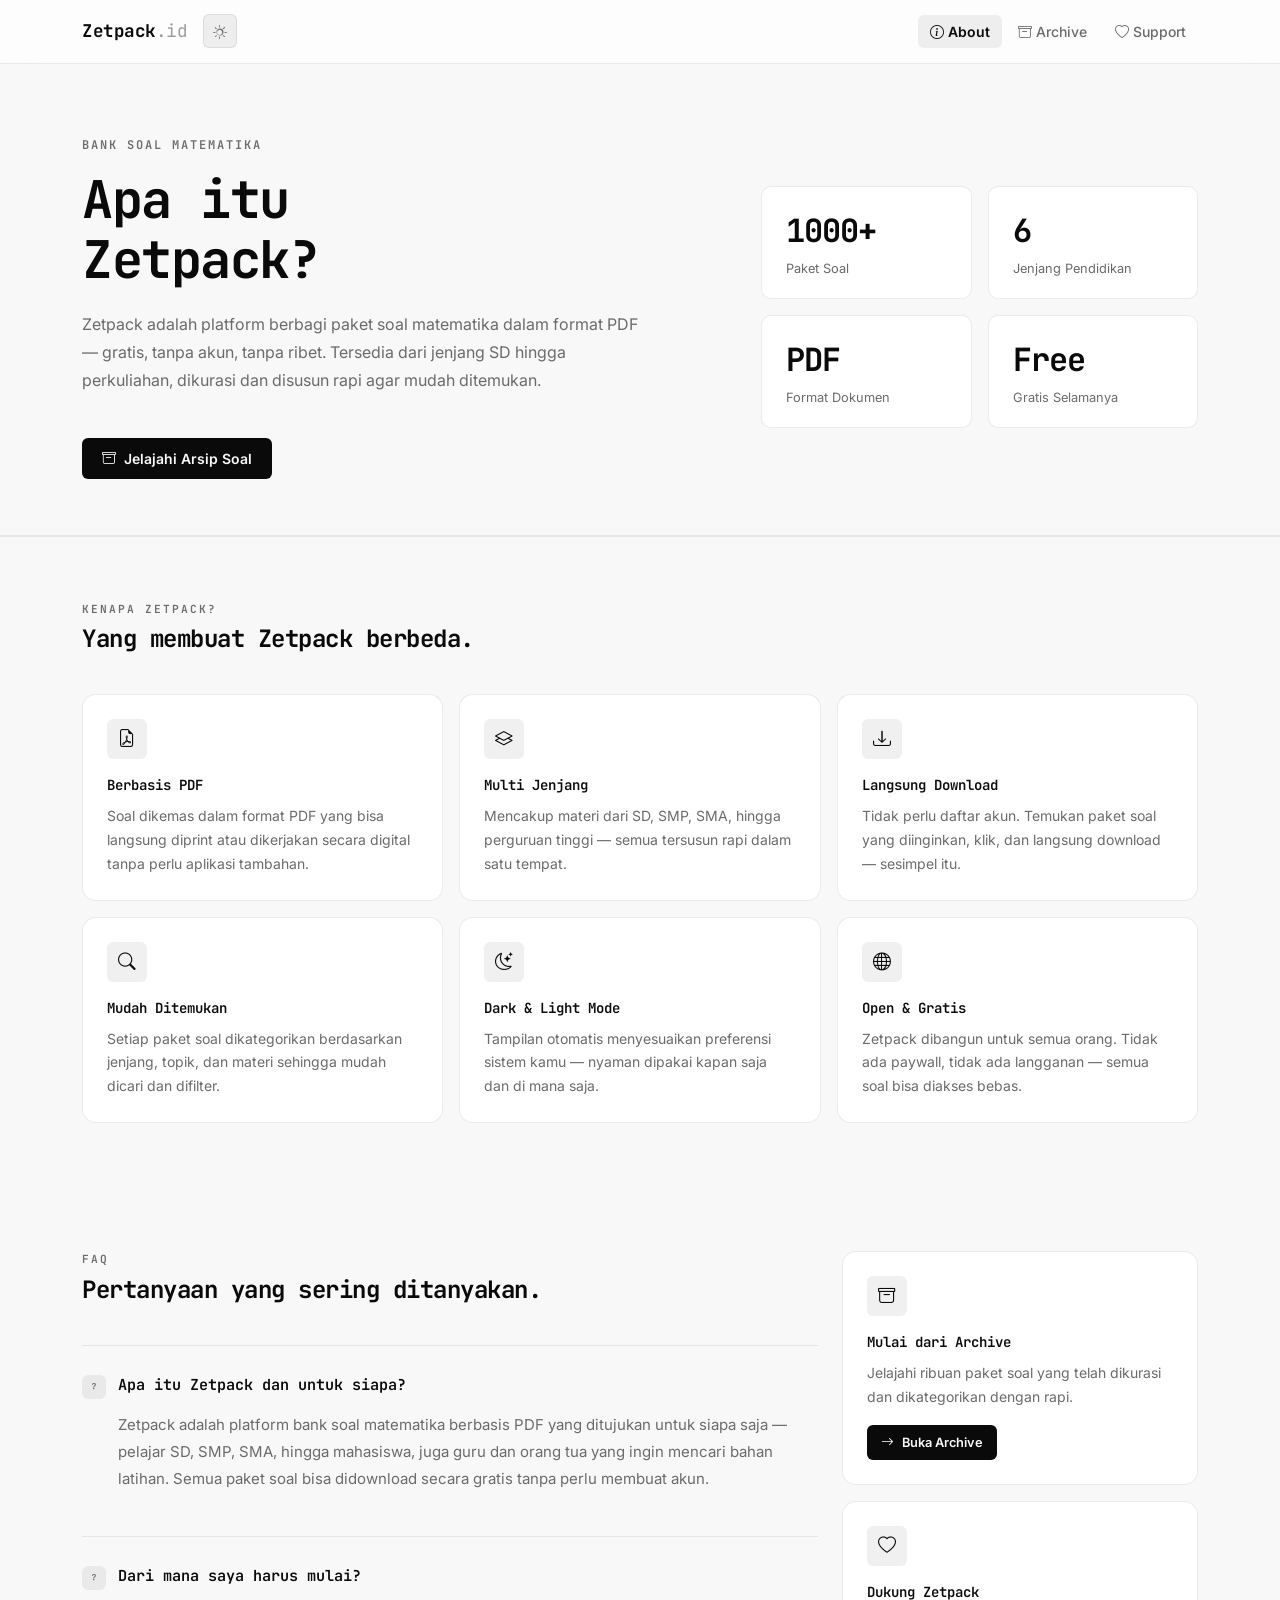
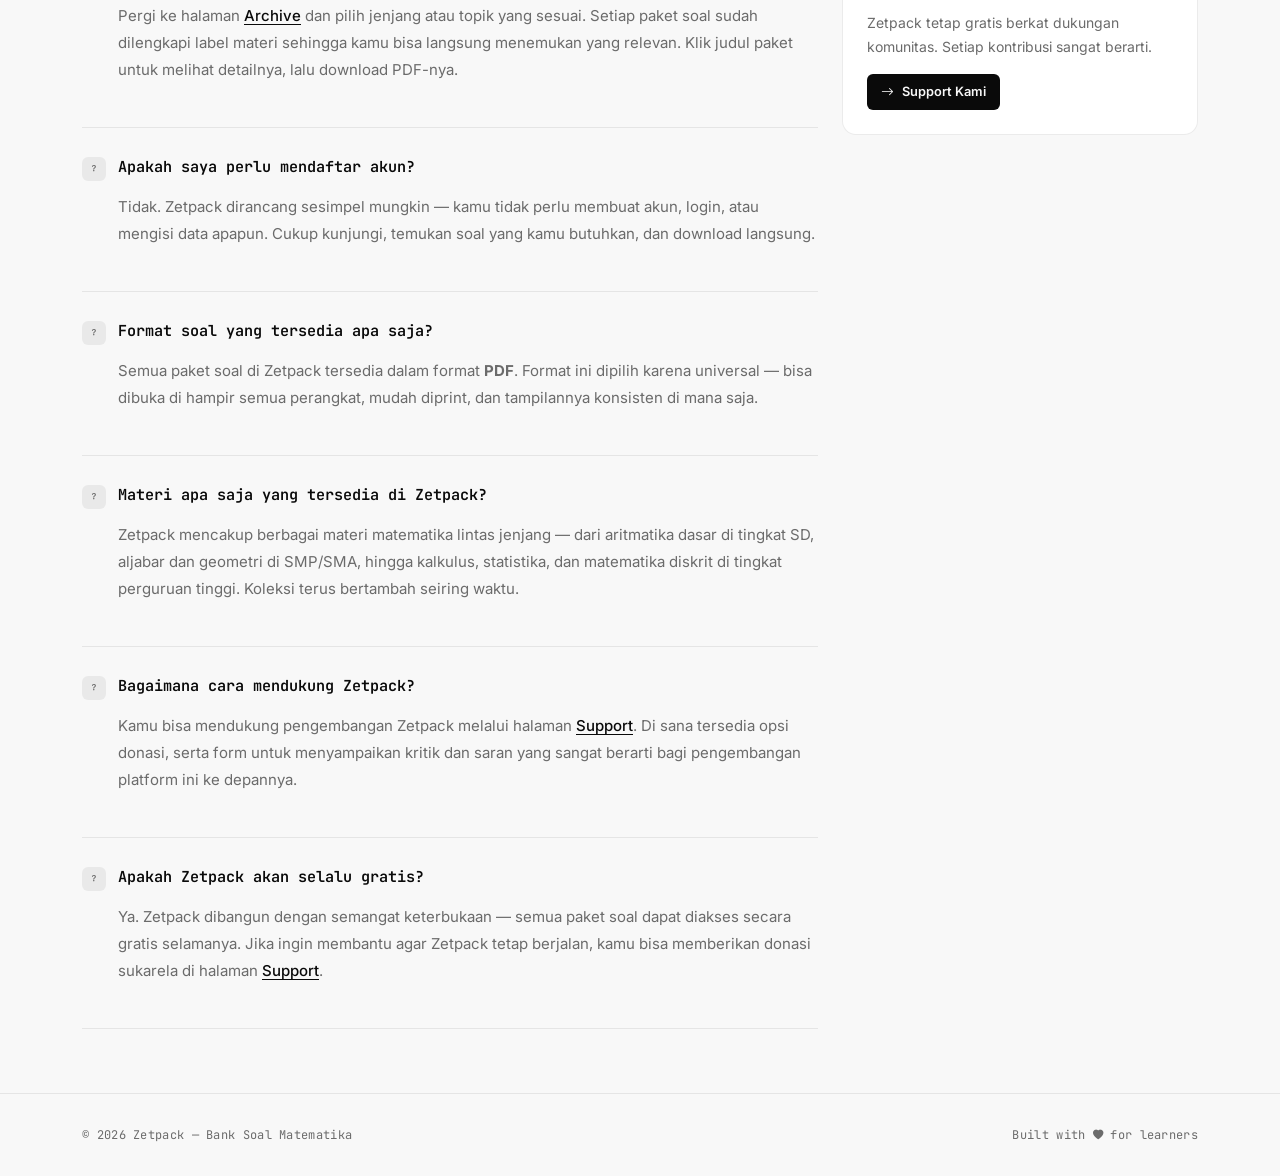
<file: index.html>
<!DOCTYPE html>
<html lang="id" data-bs-theme="auto">
<head>
  <meta charset="UTF-8" />
  <meta name="viewport" content="width=device-width, initial-scale=1.0" />
  <title>Zetpack — About</title>

  <!-- Google Fonts -->
  <link rel="preconnect" href="https://fonts.googleapis.com" />
  <link rel="preconnect" href="https://fonts.gstatic.com" crossorigin />
  <link href="https://fonts.googleapis.com/css2?family=Inter:wght@400;500;600&family=JetBrains+Mono:wght@400;600;700&display=swap" rel="stylesheet" />

  <!-- Bootstrap 5 -->
  <link rel="stylesheet" href="lib/bootstrap-5.3.8-dist/css/bootstrap.min.css" />

  <!-- Bootstrap Icons -->
  <link rel="stylesheet" href="assets/icons/bootstrap-icons-1.13.1/bootstrap-icons.min.css" />

  <!-- Global CSS -->
  <link rel="stylesheet" href="css/global.css" />

  <!-- Page CSS -->
  <link rel="stylesheet" href="css/index.css" />
</head>
<body>

  <!-- ════════════════════════════ NAVBAR ════════════════════════════ -->
  <nav class="navbar navbar-expand-md navbar-zetpack fixed-top">
    <div class="container">
      <!-- Brand -->
      <a class="navbar-brand navbar-brand-text" href="index.html">
        Zetpack<span>.id</span>
      </a>

      <div class="d-flex align-items-center gap-2 ms-auto">
        <!-- Theme Toggle -->
        <button class="theme-toggle" id="themeToggle" title="Toggle theme">
          <i class="bi bi-sun" id="themeIcon"></i>
        </button>

        <!-- Hamburger -->
        <button class="navbar-toggler border-0" type="button" data-bs-toggle="collapse" data-bs-target="#navMenu">
          <i class="bi bi-list fs-5" style="color: var(--text-primary);"></i>
        </button>
      </div>

      <!-- Nav Links -->
      <div class="collapse navbar-collapse" id="navMenu">
        <ul class="navbar-nav ms-auto align-items-md-center gap-1">
          <li class="nav-item">
            <a class="nav-link nav-link-zetpack active" href="index.html">
              <i class="bi bi-info-circle me-1"></i>About
            </a>
          </li>
          <li class="nav-item">
            <a class="nav-link nav-link-zetpack" href="archive.html">
              <i class="bi bi-archive me-1"></i>Archive
            </a>
          </li>
          <li class="nav-item">
            <a class="nav-link nav-link-zetpack" href="support.html">
              <i class="bi bi-heart me-1"></i>Support
            </a>
          </li>
        </ul>
      </div>
    </div>
  </nav>

  <!-- ════════════════════════════ HERO ════════════════════════════ -->
  <section class="hero-section">
    <div class="container">
      <div class="row align-items-center g-5">
        <div class="col-lg-7">
          <p class="hero-eyebrow">Bank Soal Matematika</p>
          <h1 class="hero-title">Apa itu<br/>Zetpack?</h1>
          <p class="hero-desc">
            Zetpack adalah platform berbagi paket soal matematika dalam format PDF — gratis, tanpa akun, tanpa ribet.
            Tersedia dari jenjang SD hingga perkuliahan, dikurasi dan disusun rapi agar mudah ditemukan.
          </p>
          <a href="archive.html" class="hero-cta">
            <i class="bi bi-archive"></i> Jelajahi Arsip Soal
          </a>
        </div>
        <div class="col-lg-5">
          <div class="row g-3">
            <div class="col-6">
              <div class="hero-stat-box">
                <span class="hero-stat-number">1000+</span>
                <span class="hero-stat-label">Paket Soal</span>
              </div>
            </div>
            <div class="col-6">
              <div class="hero-stat-box">
                <span class="hero-stat-number">6</span>
                <span class="hero-stat-label">Jenjang Pendidikan</span>
              </div>
            </div>
            <div class="col-6">
              <div class="hero-stat-box">
                <span class="hero-stat-number">PDF</span>
                <span class="hero-stat-label">Format Dokumen</span>
              </div>
            </div>
            <div class="col-6">
              <div class="hero-stat-box">
                <span class="hero-stat-number">Free</span>
                <span class="hero-stat-label">Gratis Selamanya</span>
              </div>
            </div>
          </div>
        </div>
      </div>
    </div>
  </section>

  <!-- ════════════════════════════ FEATURES ════════════════════════════ -->
  <section class="feature-section">
    <div class="container">
      <p class="section-label">Kenapa Zetpack?</p>
      <h2 class="section-title">Yang membuat Zetpack berbeda.</h2>
      <div class="row g-3">
        <div class="col-md-4">
          <div class="feature-card">
            <div class="feature-icon"><i class="bi bi-file-earmark-pdf"></i></div>
            <p class="feature-title">Berbasis PDF</p>
            <p class="feature-desc">Soal dikemas dalam format PDF yang bisa langsung diprint atau dikerjakan secara digital tanpa perlu aplikasi tambahan.</p>
          </div>
        </div>
        <div class="col-md-4">
          <div class="feature-card">
            <div class="feature-icon"><i class="bi bi-layers"></i></div>
            <p class="feature-title">Multi Jenjang</p>
            <p class="feature-desc">Mencakup materi dari SD, SMP, SMA, hingga perguruan tinggi — semua tersusun rapi dalam satu tempat.</p>
          </div>
        </div>
        <div class="col-md-4">
          <div class="feature-card">
            <div class="feature-icon"><i class="bi bi-download"></i></div>
            <p class="feature-title">Langsung Download</p>
            <p class="feature-desc">Tidak perlu daftar akun. Temukan paket soal yang diinginkan, klik, dan langsung download — sesimpel itu.</p>
          </div>
        </div>
        <div class="col-md-4">
          <div class="feature-card">
            <div class="feature-icon"><i class="bi bi-search"></i></div>
            <p class="feature-title">Mudah Ditemukan</p>
            <p class="feature-desc">Setiap paket soal dikategorikan berdasarkan jenjang, topik, dan materi sehingga mudah dicari dan difilter.</p>
          </div>
        </div>
        <div class="col-md-4">
          <div class="feature-card">
            <div class="feature-icon"><i class="bi bi-moon-stars"></i></div>
            <p class="feature-title">Dark & Light Mode</p>
            <p class="feature-desc">Tampilan otomatis menyesuaikan preferensi sistem kamu — nyaman dipakai kapan saja dan di mana saja.</p>
          </div>
        </div>
        <div class="col-md-4">
          <div class="feature-card">
            <div class="feature-icon"><i class="bi bi-globe"></i></div>
            <p class="feature-title">Open & Gratis</p>
            <p class="feature-desc">Zetpack dibangun untuk semua orang. Tidak ada paywall, tidak ada langganan — semua soal bisa diakses bebas.</p>
          </div>
        </div>
      </div>
    </div>
  </section>

  <!-- ════════════════════════════ FAQ ════════════════════════════ -->
  <section class="faq-section">
    <div class="container">
      <div class="row">
        <div class="col-lg-8">
          <p class="section-label">FAQ</p>
          <h2 class="section-title">Pertanyaan yang sering ditanyakan.</h2>

          <div class="faq-item">
            <div class="faq-question">
              <span class="faq-icon"><i class="bi bi-question"></i></span>
              Apa itu Zetpack dan untuk siapa?
            </div>
            <p class="faq-answer">
              Zetpack adalah platform bank soal matematika berbasis PDF yang ditujukan untuk siapa saja — pelajar SD, SMP, SMA, hingga mahasiswa, juga guru dan orang tua yang ingin mencari bahan latihan. Semua paket soal bisa didownload secara gratis tanpa perlu membuat akun.
            </p>
          </div>

          <div class="faq-item">
            <div class="faq-question">
              <span class="faq-icon"><i class="bi bi-question"></i></span>
              Dari mana saya harus mulai?
            </div>
            <p class="faq-answer">
              Pergi ke halaman <a href="archive.html">Archive</a> dan pilih jenjang atau topik yang sesuai. Setiap paket soal sudah dilengkapi label materi sehingga kamu bisa langsung menemukan yang relevan. Klik judul paket untuk melihat detailnya, lalu download PDF-nya.
            </p>
          </div>

          <div class="faq-item">
            <div class="faq-question">
              <span class="faq-icon"><i class="bi bi-question"></i></span>
              Apakah saya perlu mendaftar akun?
            </div>
            <p class="faq-answer">
              Tidak. Zetpack dirancang sesimpel mungkin — kamu tidak perlu membuat akun, login, atau mengisi data apapun. Cukup kunjungi, temukan soal yang kamu butuhkan, dan download langsung.
            </p>
          </div>

          <div class="faq-item">
            <div class="faq-question">
              <span class="faq-icon"><i class="bi bi-question"></i></span>
              Format soal yang tersedia apa saja?
            </div>
            <p class="faq-answer">
              Semua paket soal di Zetpack tersedia dalam format <strong>PDF</strong>. Format ini dipilih karena universal — bisa dibuka di hampir semua perangkat, mudah diprint, dan tampilannya konsisten di mana saja.
            </p>
          </div>

          <div class="faq-item">
            <div class="faq-question">
              <span class="faq-icon"><i class="bi bi-question"></i></span>
              Materi apa saja yang tersedia di Zetpack?
            </div>
            <p class="faq-answer">
              Zetpack mencakup berbagai materi matematika lintas jenjang — dari aritmatika dasar di tingkat SD, aljabar dan geometri di SMP/SMA, hingga kalkulus, statistika, dan matematika diskrit di tingkat perguruan tinggi. Koleksi terus bertambah seiring waktu.
            </p>
          </div>

          <div class="faq-item">
            <div class="faq-question">
              <span class="faq-icon"><i class="bi bi-question"></i></span>
              Bagaimana cara mendukung Zetpack?
            </div>
            <p class="faq-answer">
              Kamu bisa mendukung pengembangan Zetpack melalui halaman <a href="support.html">Support</a>. Di sana tersedia opsi donasi, serta form untuk menyampaikan kritik dan saran yang sangat berarti bagi pengembangan platform ini ke depannya.
            </p>
          </div>

          <div class="faq-item">
            <div class="faq-question">
              <span class="faq-icon"><i class="bi bi-question"></i></span>
              Apakah Zetpack akan selalu gratis?
            </div>
            <p class="faq-answer">
              Ya. Zetpack dibangun dengan semangat keterbukaan — semua paket soal dapat diakses secara gratis selamanya. Jika ingin membantu agar Zetpack tetap berjalan, kamu bisa memberikan donasi sukarela di halaman <a href="support.html">Support</a>.
            </p>
          </div>

        </div>

        <!-- Sidebar -->
        <div class="col-lg-4 d-none d-lg-block">
          <div class="faq-sidebar">
            <div class="feature-card" style="margin-bottom: 16px;">
              <div class="feature-icon"><i class="bi bi-archive"></i></div>
              <p class="feature-title">Mulai dari Archive</p>
              <p class="feature-desc" style="margin-bottom: 16px;">Jelajahi ribuan paket soal yang telah dikurasi dan dikategorikan dengan rapi.</p>
              <a href="archive.html" class="hero-cta" style="margin-top: 0; font-size: 0.8rem; padding: 8px 14px;">
                <i class="bi bi-arrow-right"></i> Buka Archive
              </a>
            </div>
            <div class="feature-card">
              <div class="feature-icon"><i class="bi bi-heart"></i></div>
              <p class="feature-title">Dukung Zetpack</p>
              <p class="feature-desc" style="margin-bottom: 16px;">Zetpack tetap gratis berkat dukungan komunitas. Setiap kontribusi sangat berarti.</p>
              <a href="support.html" class="hero-cta" style="margin-top: 0; font-size: 0.8rem; padding: 8px 14px;">
                <i class="bi bi-arrow-right"></i> Support Kami
              </a>
            </div>
          </div>
        </div>

      </div>
    </div>
  </section>

  <!-- ════════════════════════════ FOOTER ════════════════════════════ -->
  <footer class="footer-zetpack">
    <div class="container d-flex flex-column flex-md-row justify-content-between align-items-center gap-2">
      <p class="footer-text mb-0">© 2026 Zetpack — Bank Soal Matematika</p>
      <p class="footer-text mb-0">Built with <i class="bi bi-heart-fill" style="font-size: 0.65rem;"></i> for learners</p>
    </div>
  </footer>

  <!-- Bootstrap JS -->
  <script src="lib/bootstrap-5.3.8-dist/js/bootstrap.bundle.min.js"></script>
  <!-- jQuery -->
  <script src="lib/jquery/jquery-4.0.0.min.js"></script>
  <!-- Page JS -->
  <script src="js/index.js"></script>

</body>
</html>
</file>
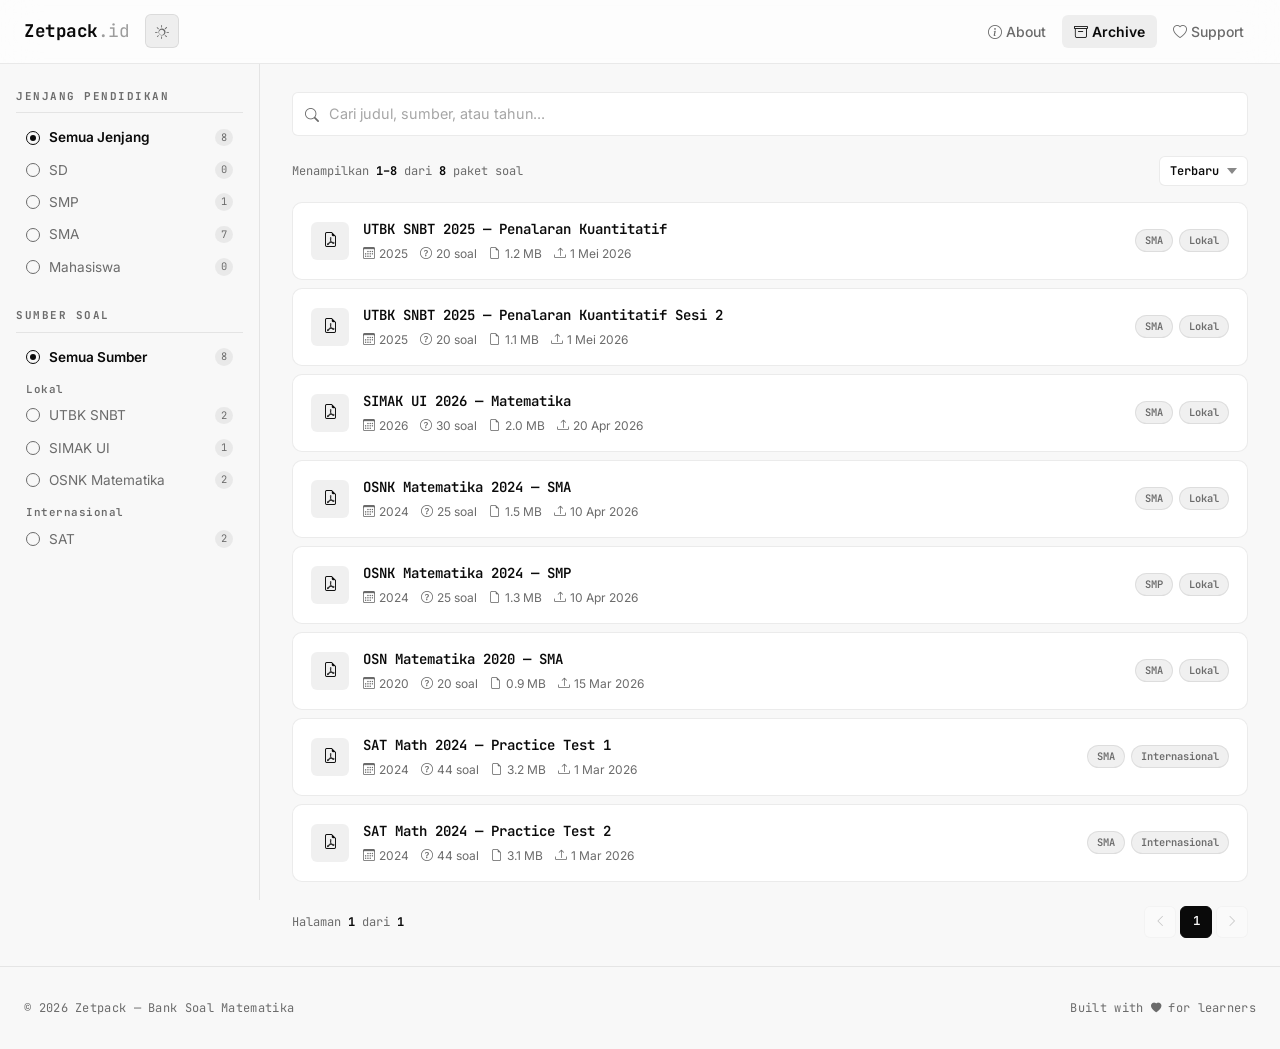
<file: archive.html>
<!DOCTYPE html>
<html lang="id" data-bs-theme="auto">
<head>
  <meta charset="UTF-8" />
  <meta name="viewport" content="width=device-width, initial-scale=1.0" />
  <title>Zetpack — Archive</title>

  <!-- Google Fonts -->
  <link rel="preconnect" href="https://fonts.googleapis.com" />
  <link rel="preconnect" href="https://fonts.gstatic.com" crossorigin />
  <link href="https://fonts.googleapis.com/css2?family=Inter:wght@400;500;600&family=JetBrains+Mono:wght@400;600;700&display=swap" rel="stylesheet" />

  <!-- Bootstrap 5 -->
  <link rel="stylesheet" href="lib/bootstrap-5.3.8-dist/css/bootstrap.min.css" />

  <!-- Bootstrap Icons -->
  <link rel="stylesheet" href="assets/icons/bootstrap-icons-1.13.1/bootstrap-icons.min.css" />

  <!-- Global CSS -->
  <link rel="stylesheet" href="css/global.css" />

  <!-- Page CSS -->
  <link rel="stylesheet" href="css/archive.css" />
</head>
<body>

  <!-- ════════════════════════════ NAVBAR ════════════════════════════ -->
  <nav class="navbar navbar-expand-md navbar-zetpack fixed-top">
    <div class="container-fluid px-4">
      <a class="navbar-brand navbar-brand-text" href="index.html">
        Zetpack<span>.id</span>
      </a>

      <div class="d-flex align-items-center gap-2 ms-auto">
        <button class="theme-toggle" id="themeToggle" title="Toggle theme">
          <i class="bi bi-sun" id="themeIcon"></i>
        </button>
        <button class="navbar-toggler border-0" type="button" data-bs-toggle="collapse" data-bs-target="#navMenu">
          <i class="bi bi-list fs-5" style="color: var(--text-primary);"></i>
        </button>
      </div>

      <div class="collapse navbar-collapse" id="navMenu">
        <ul class="navbar-nav ms-auto align-items-md-center gap-1">
          <li class="nav-item">
            <a class="nav-link nav-link-zetpack" href="index.html">
              <i class="bi bi-info-circle me-1"></i>About
            </a>
          </li>
          <li class="nav-item">
            <a class="nav-link nav-link-zetpack active" href="archive.html">
              <i class="bi bi-archive me-1"></i>Archive
            </a>
          </li>
          <li class="nav-item">
            <a class="nav-link nav-link-zetpack" href="support.html">
              <i class="bi bi-heart me-1"></i>Support
            </a>
          </li>
        </ul>
      </div>
    </div>
  </nav>

  <!-- ════════════════════════════ ARCHIVE LAYOUT ════════════════════════════ -->
  <div class="archive-wrapper">

    <!-- ── Sidebar ── -->
    <aside class="archive-sidebar" id="archiveSidebar">

      <!-- Filter: Jenjang Pendidikan -->
      <div class="sidebar-section">
        <p class="sidebar-section-title">Jenjang Pendidikan</p>

        <label class="filter-item" data-jenjang="Semua">
          <input type="radio" name="filterJenjang" value="Semua" checked />
          <span class="filter-radio"></span>
          <span class="filter-label">Semua Jenjang</span>
          <span class="filter-count">—</span>
        </label>

        <label class="filter-item" data-jenjang="SD">
          <input type="radio" name="filterJenjang" value="SD" />
          <span class="filter-radio"></span>
          <span class="filter-label">SD</span>
          <span class="filter-count">0</span>
        </label>

        <label class="filter-item" data-jenjang="SMP">
          <input type="radio" name="filterJenjang" value="SMP" />
          <span class="filter-radio"></span>
          <span class="filter-label">SMP</span>
          <span class="filter-count">0</span>
        </label>

        <label class="filter-item" data-jenjang="SMA">
          <input type="radio" name="filterJenjang" value="SMA" />
          <span class="filter-radio"></span>
          <span class="filter-label">SMA</span>
          <span class="filter-count">0</span>
        </label>

        <label class="filter-item" data-jenjang="Mahasiswa">
          <input type="radio" name="filterJenjang" value="Mahasiswa" />
          <span class="filter-radio"></span>
          <span class="filter-label">Mahasiswa</span>
          <span class="filter-count">0</span>
        </label>
      </div>

      <!-- Filter: Sumber Soal -->
      <div class="sidebar-section">
        <p class="sidebar-section-title">Sumber Soal</p>

        <label class="filter-item" data-sumber="Semua">
          <input type="radio" name="filterSumber" value="Semua" checked />
          <span class="filter-radio"></span>
          <span class="filter-label">Semua Sumber</span>
          <span class="filter-count">—</span>
        </label>

        <span class="filter-group-label">Lokal</span>

        <label class="filter-item" data-sumber="UTBK SNBT">
          <input type="radio" name="filterSumber" value="UTBK SNBT" />
          <span class="filter-radio"></span>
          <span class="filter-label">UTBK SNBT</span>
          <span class="filter-count">0</span>
        </label>

        <label class="filter-item" data-sumber="SIMAK UI">
          <input type="radio" name="filterSumber" value="SIMAK UI" />
          <span class="filter-radio"></span>
          <span class="filter-label">SIMAK UI</span>
          <span class="filter-count">0</span>
        </label>

        <label class="filter-item" data-sumber="OSNK Matematika">
          <input type="radio" name="filterSumber" value="OSNK Matematika" />
          <span class="filter-radio"></span>
          <span class="filter-label">OSNK Matematika</span>
          <span class="filter-count">0</span>
        </label>

        <span class="filter-group-label">Internasional</span>

        <label class="filter-item" data-sumber="SAT">
          <input type="radio" name="filterSumber" value="SAT" />
          <span class="filter-radio"></span>
          <span class="filter-label">SAT</span>
          <span class="filter-count">0</span>
        </label>
      </div>

    </aside>

    <!-- ── Konten Utama ── -->
    <main class="archive-content">

      <!-- Mobile filter toggle -->
      <button class="filter-toggle-btn" id="filterToggleBtn">
        <span><i class="bi bi-funnel me-2"></i>Filter Paket Soal</span>
        <i class="toggle-icon bi bi-chevron-down"></i>
      </button>

      <!-- Search -->
      <div class="search-wrap">
        <i class="bi bi-search search-icon"></i>
        <input
          type="text"
          id="searchInput"
          class="search-input"
          placeholder="Cari judul, sumber, atau tahun..."
          autocomplete="off"
        />
      </div>

      <!-- Result Meta + Sort -->
      <div class="result-meta">
        <div class="result-meta-left">
          <p class="result-count mb-0" id="resultCount">Memuat paket soal...</p>
          <div class="active-filters" id="activeTags"></div>
        </div>
        <select class="sort-select" id="sortSelect" title="Urutkan">
          <option value="newest">Terbaru</option>
          <option value="oldest">Terlama</option>
        </select>
      </div>

      <!-- Package List -->
      <div class="package-list" id="packageList"></div>

      <!-- Empty State -->
      <div class="empty-state" id="emptyState">
        <div class="empty-state-icon"><i class="bi bi-inbox"></i></div>
        <p class="empty-state-title">Tidak ada paket soal ditemukan</p>
        <p class="empty-state-desc">Coba ubah filter atau kata kunci pencarianmu.</p>
      </div>

      <!-- Pagination -->
      <div class="pagination-wrap" id="paginationWrap"></div>

    </main>
  </div>

  <!-- ════════════════════════════ FOOTER ════════════════════════════ -->
  <footer class="footer-zetpack">
    <div class="container-fluid px-4 d-flex flex-column flex-md-row justify-content-between align-items-center gap-2">
      <p class="footer-text mb-0">© 2026 Zetpack — Bank Soal Matematika</p>
      <p class="footer-text mb-0">Built with <i class="bi bi-heart-fill" style="font-size: 0.65rem;"></i> for learners</p>
    </div>
  </footer>

  <!-- ════════════════════════════ MODAL DETAIL PAKET ════════════════════════════ -->
  <div class="modal fade modal-zetpack" id="packageModal" tabindex="-1" aria-hidden="true">
    <div class="modal-dialog modal-dialog-centered">
      <div class="modal-content">

        <!-- Header -->
        <div class="modal-header">
          <div class="modal-package-icon">
            <i class="bi bi-file-earmark-pdf"></i>
          </div>
          <div style="flex: 1; min-width: 0;">
            <p class="modal-package-title" id="modalTitle">—</p>
            <p class="modal-package-source mb-0" id="modalSource">—</p>
          </div>
          <button type="button" class="btn-close" data-bs-dismiss="modal" aria-label="Tutup"></button>
        </div>

        <!-- Body -->
        <div class="modal-body">

          <!-- Info Grid -->
          <div class="modal-info-grid">
            <div class="modal-info-box">
              <p class="modal-info-label">Jenjang</p>
              <p class="modal-info-value" id="modalJenjang">—</p>
            </div>
            <div class="modal-info-box">
              <p class="modal-info-label">Tahun</p>
              <p class="modal-info-value" id="modalTahun">—</p>
            </div>
            <div class="modal-info-box">
              <p class="modal-info-label">Jumlah Soal</p>
              <p class="modal-info-value" id="modalJumlahSoal">—</p>
            </div>
            <div class="modal-info-box">
              <p class="modal-info-label">Ukuran File</p>
              <p class="modal-info-value" id="modalUkuran">—</p>
            </div>
            <div class="modal-info-box">
              <p class="modal-info-label">Kategori</p>
              <p class="modal-info-value" id="modalKategori">—</p>
            </div>
            <div class="modal-info-box">
              <p class="modal-info-label">Tgl Upload</p>
              <p class="modal-info-value" id="modalTglUpload">—</p>
            </div>
          </div>

          <!-- Deskripsi -->
          <p class="modal-desc-label">Deskripsi</p>
          <p class="modal-desc-text" id="modalDeskripsi">—</p>

        </div>

        <!-- Footer -->
        <div class="modal-footer">
          <button class="btn-modal-close" data-bs-dismiss="modal">
            <i class="bi bi-x"></i> Tutup
          </button>
          <a href="#" class="btn-download" id="modalDownloadBtn" download>
            <i class="bi bi-download"></i> Download PDF
          </a>
        </div>

      </div>
    </div>
  </div>

  <!-- Bootstrap JS -->
  <script src="lib/bootstrap-5.3.8-dist/js/bootstrap.bundle.min.js"></script>
  <!-- jQuery -->
  <script src="lib/jquery/jquery-4.0.0.min.js"></script>
  <!-- Page JS -->
  <script src="js/archive.js"></script>

</body>
</html>
</file>
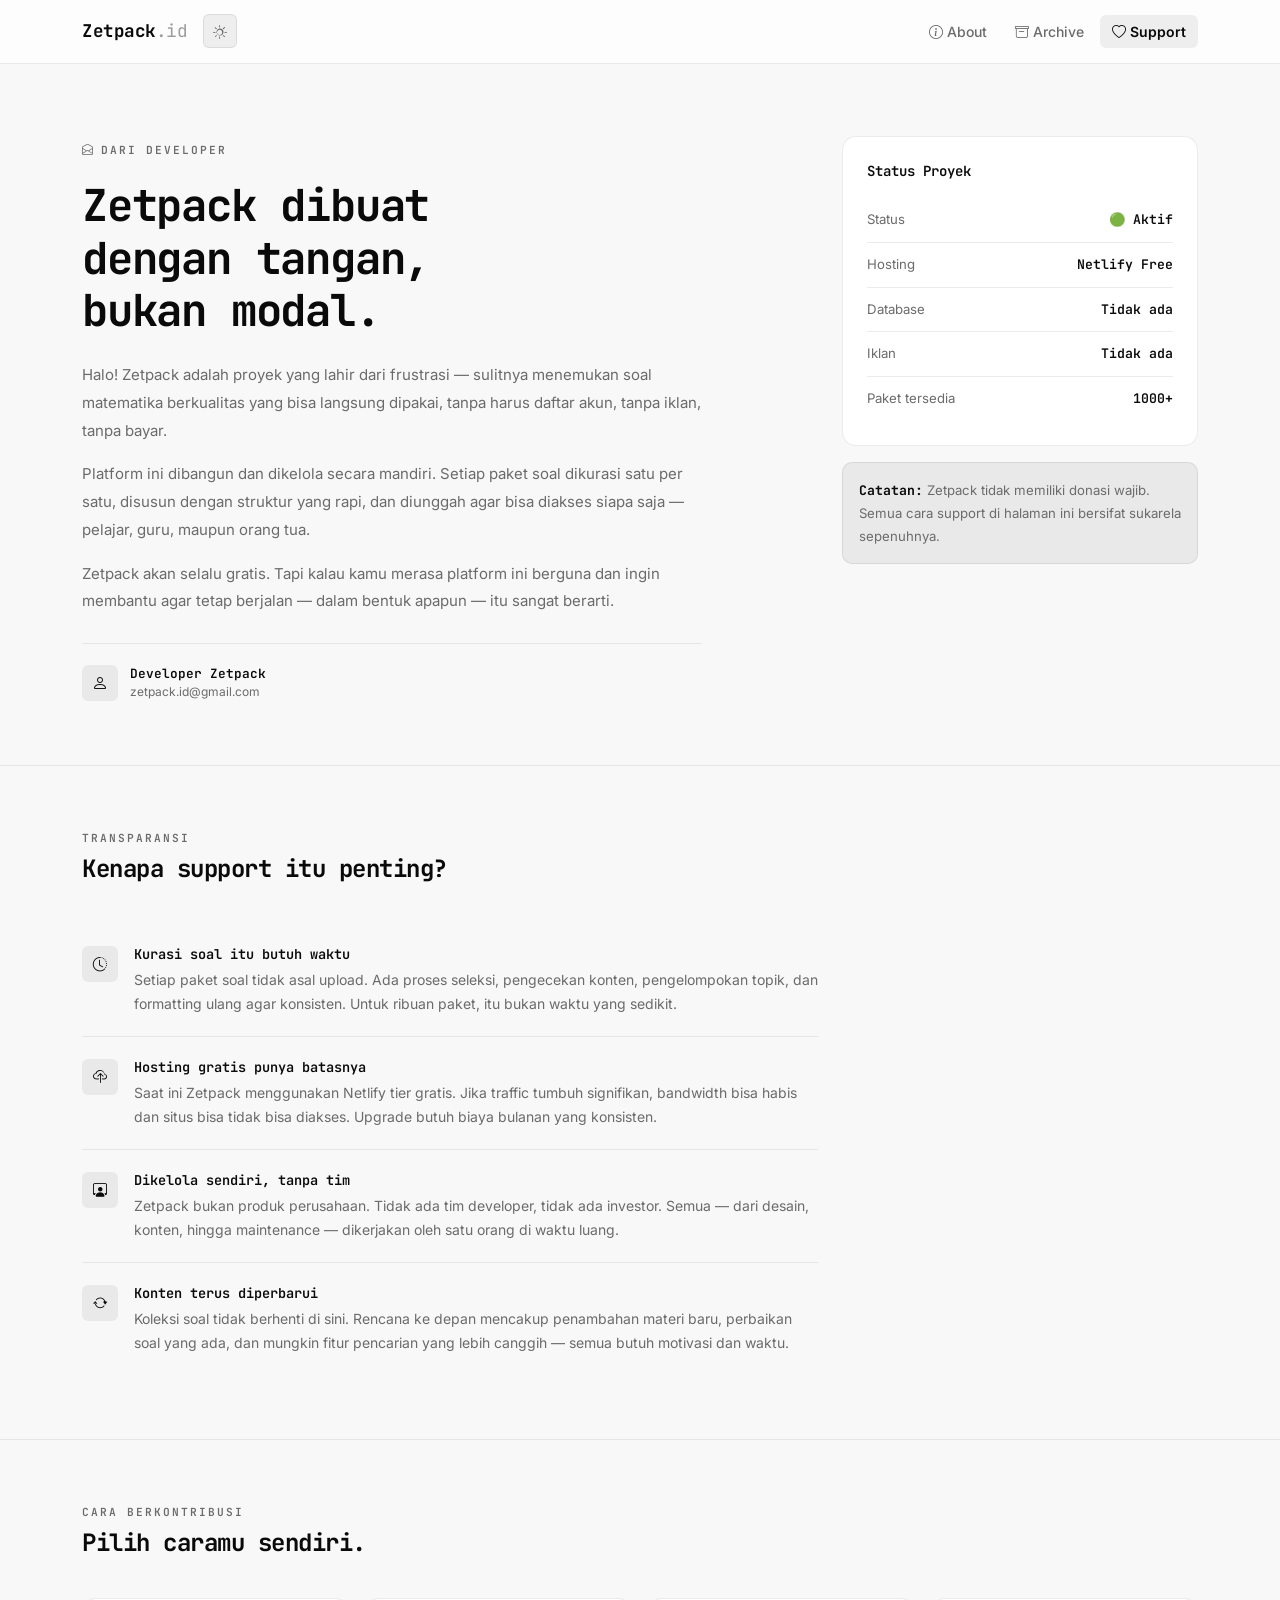
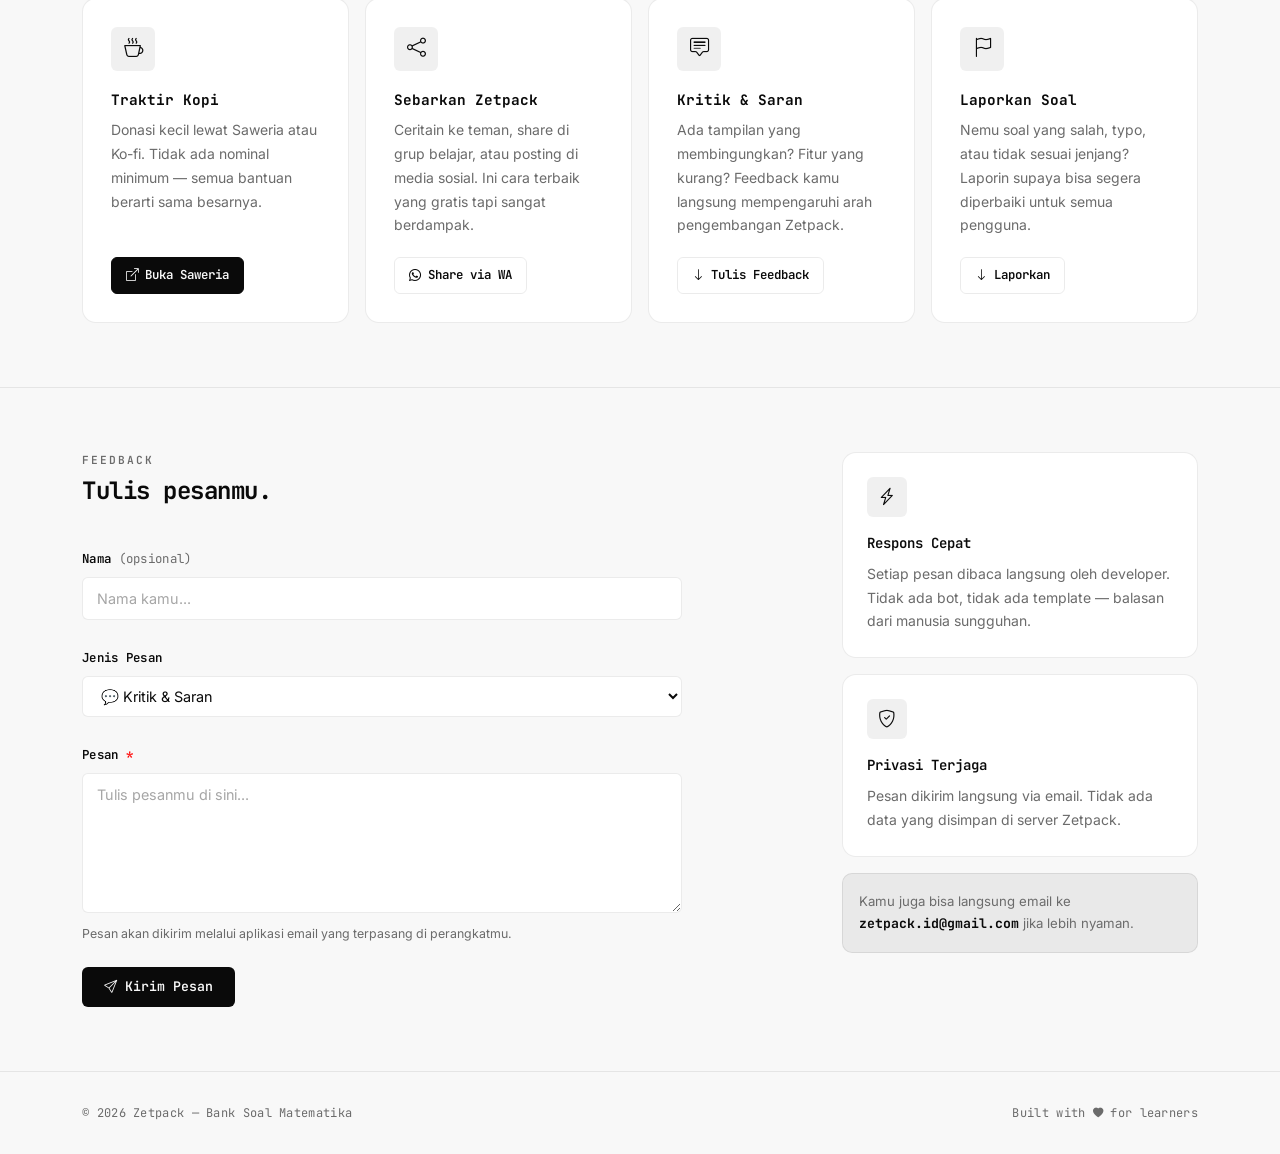
<file: support.html>
<!DOCTYPE html>
<html lang="id" data-bs-theme="auto">
<head>
  <meta charset="UTF-8" />
  <meta name="viewport" content="width=device-width, initial-scale=1.0" />
  <title>Zetpack — Support</title>

  <!-- Google Fonts -->
  <link rel="preconnect" href="https://fonts.googleapis.com" />
  <link rel="preconnect" href="https://fonts.gstatic.com" crossorigin />
  <link href="https://fonts.googleapis.com/css2?family=Inter:wght@400;500;600&family=JetBrains+Mono:wght@400;600;700&display=swap" rel="stylesheet" />

  <!-- Bootstrap 5 -->
  <link rel="stylesheet" href="lib/bootstrap-5.3.8-dist/css/bootstrap.min.css" />

  <!-- Bootstrap Icons -->
  <link rel="stylesheet" href="assets/icons/bootstrap-icons-1.13.1/bootstrap-icons.min.css" />

  <!-- Global CSS -->
  <link rel="stylesheet" href="css/global.css" />

  <!-- Page CSS -->
  <link rel="stylesheet" href="css/support.css" />
</head>
<body>

  <!-- ════════════════════════════ NAVBAR ════════════════════════════ -->
  <nav class="navbar navbar-expand-md navbar-zetpack fixed-top">
    <div class="container">
      <a class="navbar-brand navbar-brand-text" href="index.html">
        Zetpack<span>.id</span>
      </a>

      <div class="d-flex align-items-center gap-2 ms-auto">
        <button class="theme-toggle" id="themeToggle" title="Toggle theme">
          <i class="bi bi-sun" id="themeIcon"></i>
        </button>
        <button class="navbar-toggler border-0" type="button" data-bs-toggle="collapse" data-bs-target="#navMenu">
          <i class="bi bi-list fs-5" style="color: var(--text-primary);"></i>
        </button>
      </div>

      <div class="collapse navbar-collapse" id="navMenu">
        <ul class="navbar-nav ms-auto align-items-md-center gap-1">
          <li class="nav-item">
            <a class="nav-link nav-link-zetpack" href="index.html">
              <i class="bi bi-info-circle me-1"></i>About
            </a>
          </li>
          <li class="nav-item">
            <a class="nav-link nav-link-zetpack" href="archive.html">
              <i class="bi bi-archive me-1"></i>Archive
            </a>
          </li>
          <li class="nav-item">
            <a class="nav-link nav-link-zetpack active" href="support.html">
              <i class="bi bi-heart me-1"></i>Support
            </a>
          </li>
        </ul>
      </div>
    </div>
  </nav>

  <!-- ════════════════════════════ OPENING — SURAT TERBUKA ════════════════════════════ -->
  <section class="support-opening">
    <div class="container">
      <div class="row">
        <div class="col-lg-7">
          <div class="support-letter">
            <p class="support-letter-tag">
              <i class="bi bi-envelope-open"></i> Dari Developer
            </p>
            <h1 class="support-letter-title">Zetpack dibuat<br/>dengan tangan,<br/>bukan modal.</h1>
            <div class="support-letter-body">
              <p>
                Halo! Zetpack adalah proyek yang lahir dari frustrasi — sulitnya menemukan soal matematika berkualitas
                yang bisa langsung dipakai, tanpa harus daftar akun, tanpa iklan, tanpa bayar.
              </p>
              <p>
                Platform ini dibangun dan dikelola secara mandiri. Setiap paket soal dikurasi satu per satu,
                disusun dengan struktur yang rapi, dan diunggah agar bisa diakses siapa saja — pelajar,
                guru, maupun orang tua.
              </p>
              <p>
                Zetpack akan selalu gratis. Tapi kalau kamu merasa platform ini berguna dan ingin
                membantu agar tetap berjalan — dalam bentuk apapun — itu sangat berarti.
              </p>
            </div>
            <div class="support-signature">
              <div class="support-signature-avatar">
                <i class="bi bi-person"></i>
              </div>
              <div>
                <p class="support-signature-name">Developer Zetpack</p>
                <p class="support-signature-role">zetpack.id@gmail.com</p>
              </div>
            </div>
          </div>
        </div>

        <!-- Sidebar kanan: project stats -->
        <div class="col-lg-4 offset-lg-1 d-none d-lg-block">
          <div class="support-sidebar">
            <div class="feature-card mb-3">
              <p class="feature-title mb-3">Status Proyek</p>
              <div class="stat-row">
                <span class="stat-row-label">Status</span>
                <span class="stat-row-value">🟢 Aktif</span>
              </div>
              <div class="stat-row">
                <span class="stat-row-label">Hosting</span>
                <span class="stat-row-value">Netlify Free</span>
              </div>
              <div class="stat-row">
                <span class="stat-row-label">Database</span>
                <span class="stat-row-value">Tidak ada</span>
              </div>
              <div class="stat-row">
                <span class="stat-row-label">Iklan</span>
                <span class="stat-row-value">Tidak ada</span>
              </div>
              <div class="stat-row">
                <span class="stat-row-label">Paket tersedia</span>
                <span class="stat-row-value">1000+</span>
              </div>
            </div>
            <div class="notice-box">
              <strong>Catatan:</strong> Zetpack tidak memiliki donasi wajib. Semua cara support di halaman ini bersifat sukarela sepenuhnya.
            </div>
          </div>
        </div>
      </div>
    </div>
  </section>

  <!-- ════════════════════════════ TRANSPARENCY ════════════════════════════ -->
  <section class="transparency-section">
    <div class="container">
      <div class="row">
        <div class="col-lg-8">
          <p class="section-label">Transparansi</p>
          <h2 class="section-title">Kenapa support itu penting?</h2>

          <div class="transparency-item">
            <div class="transparency-icon"><i class="bi bi-clock-history"></i></div>
            <div>
              <p class="transparency-content-title">Kurasi soal itu butuh waktu</p>
              <p class="transparency-content-desc">
                Setiap paket soal tidak asal upload. Ada proses seleksi, pengecekan konten, pengelompokan topik,
                dan formatting ulang agar konsisten. Untuk ribuan paket, itu bukan waktu yang sedikit.
              </p>
            </div>
          </div>

          <div class="transparency-item">
            <div class="transparency-icon"><i class="bi bi-cloud-upload"></i></div>
            <div>
              <p class="transparency-content-title">Hosting gratis punya batasnya</p>
              <p class="transparency-content-desc">
                Saat ini Zetpack menggunakan Netlify tier gratis. Jika traffic tumbuh signifikan,
                bandwidth bisa habis dan situs bisa tidak bisa diakses. Upgrade butuh biaya bulanan yang konsisten.
              </p>
            </div>
          </div>

          <div class="transparency-item">
            <div class="transparency-icon"><i class="bi bi-person-workspace"></i></div>
            <div>
              <p class="transparency-content-title">Dikelola sendiri, tanpa tim</p>
              <p class="transparency-content-desc">
                Zetpack bukan produk perusahaan. Tidak ada tim developer, tidak ada investor.
                Semua — dari desain, konten, hingga maintenance — dikerjakan oleh satu orang di waktu luang.
              </p>
            </div>
          </div>

          <div class="transparency-item">
            <div class="transparency-icon"><i class="bi bi-arrow-repeat"></i></div>
            <div>
              <p class="transparency-content-title">Konten terus diperbarui</p>
              <p class="transparency-content-desc">
                Koleksi soal tidak berhenti di sini. Rencana ke depan mencakup penambahan materi baru,
                perbaikan soal yang ada, dan mungkin fitur pencarian yang lebih canggih — semua butuh motivasi dan waktu.
              </p>
            </div>
          </div>
        </div>
      </div>
    </div>
  </section>

  <!-- ════════════════════════════ CARA SUPPORT ════════════════════════════ -->
  <section class="support-ways-section">
    <div class="container">
      <p class="section-label">Cara Berkontribusi</p>
      <h2 class="section-title">Pilih caramu sendiri.</h2>
      <div class="row g-3">

        <!-- Donasi -->
        <div class="col-md-6 col-lg-3">
          <div class="support-way-card">
            <div class="support-way-icon"><i class="bi bi-cup-hot"></i></div>
            <p class="support-way-title">Traktir Kopi</p>
            <p class="support-way-desc">
              Donasi kecil lewat Saweria atau Ko-fi. Tidak ada nominal minimum — semua bantuan berarti sama besarnya.
            </p>
            <a href="https://saweria.co" target="_blank" rel="noopener" class="support-way-action primary">
              <i class="bi bi-box-arrow-up-right"></i> Buka Saweria
            </a>
          </div>
        </div>

        <!-- Share -->
        <div class="col-md-6 col-lg-3">
          <div class="support-way-card">
            <div class="support-way-icon"><i class="bi bi-share"></i></div>
            <p class="support-way-title">Sebarkan Zetpack</p>
            <p class="support-way-desc">
              Ceritain ke teman, share di grup belajar, atau posting di media sosial. Ini cara terbaik yang gratis tapi sangat berdampak.
            </p>
            <a href="https://wa.me/?text=Coba%20cek%20Zetpack%2C%20bank%20soal%20matematika%20gratis%20berbasis%20PDF!%20https%3A%2F%2Fzetpack.id"
               target="_blank" rel="noopener" class="support-way-action">
              <i class="bi bi-whatsapp"></i> Share via WA
            </a>
          </div>
        </div>

        <!-- Feedback -->
        <div class="col-md-6 col-lg-3">
          <div class="support-way-card">
            <div class="support-way-icon"><i class="bi bi-chat-square-text"></i></div>
            <p class="support-way-title">Kritik & Saran</p>
            <p class="support-way-desc">
              Ada tampilan yang membingungkan? Fitur yang kurang? Feedback kamu langsung mempengaruhi arah pengembangan Zetpack.
            </p>
            <a href="#feedback" class="support-way-action">
              <i class="bi bi-arrow-down"></i> Tulis Feedback
            </a>
          </div>
        </div>

        <!-- Laporkan soal -->
        <div class="col-md-6 col-lg-3">
          <div class="support-way-card">
            <div class="support-way-icon"><i class="bi bi-flag"></i></div>
            <p class="support-way-title">Laporkan Soal</p>
            <p class="support-way-desc">
              Nemu soal yang salah, typo, atau tidak sesuai jenjang? Laporin supaya bisa segera diperbaiki untuk semua pengguna.
            </p>
            <a href="#feedback" class="support-way-action">
              <i class="bi bi-arrow-down"></i> Laporkan
            </a>
          </div>
        </div>

      </div>
    </div>
  </section>

  <!-- ════════════════════════════ FEEDBACK FORM ════════════════════════════ -->
  <section class="feedback-section" id="feedback">
    <div class="container">
      <div class="row">
        <div class="col-lg-7">
          <p class="section-label">Feedback</p>
          <h2 class="section-title">Tulis pesanmu.</h2>

          <div class="feedback-form-wrap">
            <form id="feedbackForm" novalidate>

              <div class="mb-4">
                <label class="form-label-zetpack" for="inputName">
                  Nama <span style="color: var(--text-muted); font-weight: 400;">(opsional)</span>
                </label>
                <input
                  type="text"
                  id="inputName"
                  class="form-control-zetpack"
                  placeholder="Nama kamu..."
                  autocomplete="off"
                />
              </div>

              <div class="mb-4">
                <label class="form-label-zetpack" for="inputType">Jenis Pesan</label>
                <select id="inputType" class="form-control-zetpack">
                  <option value="Kritik & Saran">💬 Kritik & Saran</option>
                  <option value="Laporan Soal">🚩 Laporan Soal Bermasalah</option>
                  <option value="Pertanyaan">❓ Pertanyaan</option>
                  <option value="Lainnya">📝 Lainnya</option>
                </select>
              </div>

              <div class="mb-4">
                <label class="form-label-zetpack" for="inputMessage">Pesan <span style="color:red">*</span></label>
                <textarea
                  id="inputMessage"
                  class="form-control-zetpack"
                  placeholder="Tulis pesanmu di sini..."
                  required
                ></textarea>
                <p class="form-hint">Pesan akan dikirim melalui aplikasi email yang terpasang di perangkatmu.</p>
              </div>

              <button type="submit" class="form-submit-btn">
                <i class="bi bi-send"></i> Kirim Pesan
              </button>

            </form>
          </div>
        </div>

        <!-- Sidebar kanan -->
        <div class="col-lg-4 offset-lg-1 d-none d-lg-block">
          <div class="support-sidebar">
            <div class="feature-card mb-3">
              <div class="feature-icon"><i class="bi bi-lightning-charge"></i></div>
              <p class="feature-title">Respons Cepat</p>
              <p class="feature-desc">Setiap pesan dibaca langsung oleh developer. Tidak ada bot, tidak ada template — balasan dari manusia sungguhan.</p>
            </div>
            <div class="feature-card mb-3">
              <div class="feature-icon"><i class="bi bi-shield-check"></i></div>
              <p class="feature-title">Privasi Terjaga</p>
              <p class="feature-desc">Pesan dikirim langsung via email. Tidak ada data yang disimpan di server Zetpack.</p>
            </div>
            <div class="notice-box">
              Kamu juga bisa langsung email ke <strong>zetpack.id@gmail.com</strong> jika lebih nyaman.
            </div>
          </div>
        </div>

      </div>
    </div>
  </section>

  <!-- ════════════════════════════ FOOTER ════════════════════════════ -->
  <footer class="footer-zetpack">
    <div class="container d-flex flex-column flex-md-row justify-content-between align-items-center gap-2">
      <p class="footer-text mb-0">© 2026 Zetpack — Bank Soal Matematika</p>
      <p class="footer-text mb-0">Built with <i class="bi bi-heart-fill" style="font-size: 0.65rem;"></i> for learners</p>
    </div>
  </footer>

  <!-- Bootstrap JS -->
  <script src="lib/bootstrap-5.3.8-dist/js/bootstrap.bundle.min.js"></script>
  <!-- jQuery -->
  <script src="lib/jquery/jquery-4.0.0.min.js"></script>
  <!-- Page JS -->
  <script src="js/support.js"></script>

</body>
</html>
</file>
<file: css/global.css>
/* ============================================================
   global.css — Zetpack
   Berlaku untuk semua halaman
   ============================================================ */

/* ── Google Fonts diload via HTML, variabel font didefinisikan di sini ── */
:root {
  --font-heading: 'JetBrains Mono', monospace;
  --font-body: 'Inter', sans-serif;
  --radius-sm: 6px;
  --radius-md: 10px;
  --radius-lg: 14px;
  --blur-amount: 18px;
  --navbar-height: 64px;
}

/* ── Color Tokens: Light ── */
[data-bs-theme="light"] {
  --glass-bg: rgba(255, 255, 255, 0.65);
  --glass-border: rgba(0, 0, 0, 0.08);
  --surface: #f8f8f8;
  --surface-2: #ffffff;
  --text-primary: #0a0a0a;
  --text-muted: #6b6b6b;
  --divider: rgba(0, 0, 0, 0.08);
  --accent: #0a0a0a;
  --accent-subtle: rgba(0, 0, 0, 0.06);
}

/* ── Color Tokens: Dark ── */
[data-bs-theme="dark"] {
  --glass-bg: rgba(18, 18, 18, 0.70);
  --glass-border: rgba(255, 255, 255, 0.08);
  --surface: #111111;
  --surface-2: #1a1a1a;
  --text-primary: #f0f0f0;
  --text-muted: #888888;
  --divider: rgba(255, 255, 255, 0.08);
  --accent: #f0f0f0;
  --accent-subtle: rgba(255, 255, 255, 0.06);
}

/* ── Base Reset ── */
*, *::before, *::after { box-sizing: border-box; }

html { scroll-behavior: smooth; }

body {
  font-family: var(--font-body);
  background-color: var(--surface);
  color: var(--text-primary);
  transition: background-color 0.3s, color 0.3s;
  padding-top: var(--navbar-height);
}

h1, h2, h3, h4, h5, h6 {
  font-family: var(--font-heading);
}

/* ── Scrollbar ── */
::-webkit-scrollbar { width: 5px; }
::-webkit-scrollbar-track { background: transparent; }
::-webkit-scrollbar-thumb { background: var(--divider); border-radius: 99px; }

/* ── Navbar ── */
.navbar-zetpack {
  height: var(--navbar-height);
  background: var(--glass-bg);
  backdrop-filter: blur(var(--blur-amount));
  -webkit-backdrop-filter: blur(var(--blur-amount));
  border-bottom: 1px solid var(--glass-border);
  transition: background 0.3s, border-color 0.3s;
}

.navbar-brand-text {
  font-family: var(--font-heading);
  font-weight: 700;
  font-size: 1.1rem;
  letter-spacing: -0.5px;
  color: var(--text-primary) !important;
}

.navbar-brand-text span {
  opacity: 0.4;
  font-weight: 400;
}

.nav-link-zetpack {
  font-family: var(--font-body);
  font-size: 0.875rem;
  font-weight: 500;
  color: var(--text-muted) !important;
  padding: 6px 12px !important;
  border-radius: var(--radius-sm);
  transition: color 0.2s, background 0.2s;
}

.nav-link-zetpack:hover,
.nav-link-zetpack.active {
  color: var(--text-primary) !important;
  background: var(--accent-subtle);
}

.nav-link-zetpack.active {
  font-weight: 600;
}

.navbar-toggler {
  border: 1px solid var(--glass-border);
  border-radius: var(--radius-sm);
  padding: 5px 9px;
}
.navbar-toggler:focus { box-shadow: none; }

/* Mobile menu glass */
.navbar-collapse.show,
.navbar-collapse.collapsing {
  background: var(--glass-bg);
  backdrop-filter: blur(var(--blur-amount));
  -webkit-backdrop-filter: blur(var(--blur-amount));
  border: 1px solid var(--glass-border);
  border-radius: var(--radius-md);
  margin-top: 8px;
  padding: 8px 12px;
}

/* ── Theme Toggle Button ── */
.theme-toggle {
  width: 34px;
  height: 34px;
  background: var(--accent-subtle);
  border: 1px solid var(--glass-border);
  border-radius: var(--radius-sm);
  display: flex;
  align-items: center;
  justify-content: center;
  cursor: pointer;
  color: var(--text-muted);
  font-size: 0.875rem;
  transition: background 0.2s, color 0.2s;
  flex-shrink: 0;
}

.theme-toggle:hover {
  background: var(--accent);
  color: var(--surface);
  border-color: transparent;
}

/* ── Footer ── */
.footer-zetpack {
  border-top: 1px solid var(--divider);
  padding: 32px 0;
}

.footer-text {
  font-family: var(--font-heading);
  font-size: 0.75rem;
  color: var(--text-muted);
  letter-spacing: 0.3px;
}

/* ── Shared Section Label (dipakai di beberapa halaman) ── */
.section-label {
  font-family: var(--font-heading);
  font-size: 0.7rem;
  font-weight: 600;
  letter-spacing: 2px;
  text-transform: uppercase;
  color: var(--text-muted);
  margin-bottom: 8px;
}

.section-title {
  font-family: var(--font-heading);
  font-size: 1.5rem;
  font-weight: 700;
  letter-spacing: -0.5px;
  color: var(--text-primary);
  margin-bottom: 40px;
}

/* ── Shared Feature Card (dipakai di beberapa halaman) ── */
.feature-card {
  padding: 24px;
  background: var(--surface-2);
  border: 1px solid var(--divider);
  border-radius: var(--radius-lg);
  height: 100%;
  transition: border-color 0.2s, transform 0.2s;
}

.feature-card:hover {
  border-color: var(--text-muted);
  transform: translateY(-2px);
}

.feature-icon {
  width: 40px;
  height: 40px;
  background: var(--accent-subtle);
  border-radius: var(--radius-sm);
  display: flex;
  align-items: center;
  justify-content: center;
  font-size: 1.1rem;
  color: var(--text-primary);
  margin-bottom: 16px;
}

.feature-title {
  font-family: var(--font-heading);
  font-size: 0.875rem;
  font-weight: 600;
  color: var(--text-primary);
  margin-bottom: 8px;
}

.feature-desc {
  font-size: 0.875rem;
  line-height: 1.7;
  color: var(--text-muted);
  margin: 0;
}
</file>
<file: css/index.css>
/* ============================================================
   index.css — Zetpack
   Styling khusus halaman About (index.html)
   ============================================================ */

/* ── Hero Section ── */
.hero-section {
  padding: 72px 0 56px;
  border-bottom: 1px solid var(--divider);
}

.hero-eyebrow {
  font-family: var(--font-heading);
  font-size: 0.75rem;
  font-weight: 600;
  letter-spacing: 2px;
  text-transform: uppercase;
  color: var(--text-muted);
  margin-bottom: 16px;
}

.hero-title {
  font-family: var(--font-heading);
  font-size: clamp(2rem, 5vw, 3.25rem);
  font-weight: 700;
  line-height: 1.15;
  letter-spacing: -1.5px;
  color: var(--text-primary);
  margin-bottom: 20px;
}

.hero-desc {
  font-size: 1rem;
  line-height: 1.75;
  color: var(--text-muted);
  max-width: 560px;
}

.hero-cta {
  display: inline-flex;
  align-items: center;
  gap: 8px;
  margin-top: 28px;
  padding: 10px 20px;
  background: var(--accent);
  color: var(--surface) !important;
  font-family: var(--font-body);
  font-weight: 600;
  font-size: 0.875rem;
  border-radius: var(--radius-sm);
  text-decoration: none;
  transition: opacity 0.2s;
}

.hero-cta:hover { opacity: 0.85; }

.hero-stat-box {
  display: flex;
  flex-direction: column;
  gap: 4px;
  padding: 20px 24px;
  background: var(--surface-2);
  border: 1px solid var(--divider);
  border-radius: var(--radius-md);
}

.hero-stat-number {
  font-family: var(--font-heading);
  font-size: 2rem;
  font-weight: 700;
  letter-spacing: -1px;
  color: var(--text-primary);
}

.hero-stat-label {
  font-size: 0.8rem;
  color: var(--text-muted);
}

/* ── Feature Section ── */
.feature-section {
  padding: 64px 0;
  border-top: 1px solid var(--divider);
}

/* ── FAQ Section ── */
.faq-section {
  padding: 64px 0;
}

.faq-item {
  padding: 28px 0;
  border-bottom: 1px solid var(--divider);
}

.faq-item:first-of-type {
  border-top: 1px solid var(--divider);
}

.faq-question {
  font-family: var(--font-heading);
  font-size: 0.95rem;
  font-weight: 600;
  color: var(--text-primary);
  margin-bottom: 12px;
  display: flex;
  align-items: flex-start;
  gap: 12px;
  cursor: pointer;
  user-select: none;
}

.faq-question .faq-icon {
  flex-shrink: 0;
  width: 24px;
  height: 24px;
  background: var(--accent-subtle);
  border-radius: var(--radius-sm);
  display: flex;
  align-items: center;
  justify-content: center;
  font-size: 0.75rem;
  color: var(--text-muted);
  margin-top: 1px;
  transition: background 0.2s;
}

.faq-item:hover .faq-icon {
  background: var(--accent);
  color: var(--surface);
}

.faq-answer {
  font-size: 0.9375rem;
  line-height: 1.8;
  color: var(--text-muted);
  padding-left: 36px;
}

.faq-answer a {
  color: var(--text-primary);
  font-weight: 500;
  text-underline-offset: 3px;
}

/* ── FAQ Sidebar sticky ── */
.faq-sidebar {
  position: sticky;
  top: calc(var(--navbar-height) + 24px);
}
</file>
<file: css/archive.css>
/* ============================================================
   archive.css — Zetpack
   Styling khusus halaman Archive (archive.html)
   ============================================================ */

/* ── Layout Wrapper ── */
.archive-wrapper {
  display: flex;
  min-height: calc(100vh - var(--navbar-height));
  align-items: flex-start;
}

/* ── Sidebar ── */
.archive-sidebar {
  width: 260px;
  flex-shrink: 0;
  position: sticky;
  top: var(--navbar-height);
  height: calc(100vh - var(--navbar-height));
  overflow-y: auto;
  border-right: 1px solid var(--divider);
  padding: 24px 16px;
  scrollbar-width: thin;
  scrollbar-color: var(--divider) transparent;
}

.archive-sidebar::-webkit-scrollbar { width: 4px; }
.archive-sidebar::-webkit-scrollbar-thumb { background: var(--divider); border-radius: 99px; }

.sidebar-section { margin-bottom: 24px; }
.sidebar-section:last-child { margin-bottom: 0; }

.sidebar-section-title {
  font-family: var(--font-heading);
  font-size: 0.68rem;
  font-weight: 700;
  letter-spacing: 1.5px;
  text-transform: uppercase;
  color: var(--text-muted);
  margin-bottom: 8px;
  padding-bottom: 8px;
  border-bottom: 1px solid var(--divider);
}

.filter-group-label {
  font-family: var(--font-heading);
  font-size: 0.68rem;
  font-weight: 600;
  color: var(--text-muted);
  letter-spacing: 0.5px;
  padding: 8px 10px 2px;
  display: block;
}

/* Filter Item */
.filter-item {
  display: flex;
  align-items: center;
  gap: 9px;
  padding: 6px 10px;
  border-radius: var(--radius-sm);
  cursor: pointer;
  transition: background 0.15s;
  user-select: none;
}

.filter-item:hover { background: var(--accent-subtle); }
.filter-item input[type="radio"] { display: none; }

.filter-radio {
  width: 14px;
  height: 14px;
  border: 1.5px solid var(--text-muted);
  border-radius: 50%;
  flex-shrink: 0;
  display: flex;
  align-items: center;
  justify-content: center;
  transition: border-color 0.15s;
}

.filter-radio::after {
  content: '';
  width: 6px;
  height: 6px;
  border-radius: 50%;
  background: var(--text-primary);
  opacity: 0;
  transition: opacity 0.15s;
}

.filter-item input:checked ~ .filter-radio { border-color: var(--text-primary); }
.filter-item input:checked ~ .filter-radio::after { opacity: 1; }

.filter-label {
  font-size: 0.85rem;
  color: var(--text-muted);
  transition: color 0.15s;
  flex: 1;
}

.filter-item input:checked ~ .filter-label {
  color: var(--text-primary);
  font-weight: 600;
}

.filter-count {
  font-family: var(--font-heading);
  font-size: 0.65rem;
  color: var(--text-muted);
  background: var(--accent-subtle);
  padding: 1px 6px;
  border-radius: 99px;
}

/* Mobile sidebar toggle */
.filter-toggle-btn {
  display: none;
  width: 100%;
  padding: 9px 14px;
  background: var(--surface-2);
  border: 1px solid var(--divider);
  border-radius: var(--radius-sm);
  font-family: var(--font-heading);
  font-size: 0.8rem;
  font-weight: 600;
  color: var(--text-primary);
  cursor: pointer;
  align-items: center;
  justify-content: space-between;
  margin-bottom: 12px;
}

@media (max-width: 991px) {
  .archive-wrapper { flex-direction: column; }
  .filter-toggle-btn { display: flex; }
  .archive-sidebar {
    width: 100%;
    position: static;
    height: auto;
    border-right: none;
    border-bottom: 1px solid var(--divider);
    display: none;
    padding: 12px 0 20px;
  }
  .archive-sidebar.open { display: block; }
}

/* ── Konten Utama ── */
.archive-content {
  flex: 1;
  padding: 28px 32px;
  min-width: 0;
}

@media (max-width: 767px) { .archive-content { padding: 20px 16px; } }

/* Search */
.search-wrap {
  position: relative;
  margin-bottom: 20px;
}

.search-icon {
  position: absolute;
  left: 13px;
  top: 50%;
  transform: translateY(-50%);
  color: var(--text-muted);
  font-size: 0.875rem;
  pointer-events: none;
}

.search-input {
  width: 100%;
  padding: 10px 14px 10px 36px;
  background: var(--surface-2);
  border: 1px solid var(--divider);
  border-radius: var(--radius-sm);
  font-family: var(--font-body);
  font-size: 0.9rem;
  color: var(--text-primary);
  transition: border-color 0.2s, box-shadow 0.2s;
}

.search-input::placeholder { color: var(--text-muted); opacity: 0.6; }
.search-input:focus {
  outline: none;
  border-color: var(--text-muted);
  box-shadow: 0 0 0 3px var(--accent-subtle);
}

/* ── Result meta + sort ── */
.result-meta {
  display: flex;
  align-items: center;
  justify-content: space-between;
  margin-bottom: 16px;
  flex-wrap: wrap;
  gap: 8px;
}

.result-meta-left {
  display: flex;
  align-items: center;
  gap: 8px;
  flex-wrap: wrap;
}

.result-count {
  font-family: var(--font-heading);
  font-size: 0.75rem;
  color: var(--text-muted);
}

.result-count span { color: var(--text-primary); font-weight: 700; }

.active-filters { display: flex; gap: 6px; flex-wrap: wrap; }

.filter-tag {
  display: inline-flex;
  align-items: center;
  gap: 5px;
  padding: 3px 10px;
  background: var(--accent-subtle);
  border: 1px solid var(--divider);
  border-radius: 99px;
  font-family: var(--font-heading);
  font-size: 0.68rem;
  font-weight: 600;
  color: var(--text-primary);
}

/* Sort dropdown */
.sort-select {
  padding: 5px 28px 5px 10px;
  background: var(--surface-2);
  border: 1px solid var(--divider);
  border-radius: var(--radius-sm);
  font-family: var(--font-heading);
  font-size: 0.75rem;
  font-weight: 600;
  color: var(--text-primary);
  cursor: pointer;
  transition: border-color 0.2s;
  appearance: none;
  -webkit-appearance: none;
  background-image: url("data:image/svg+xml,%3Csvg xmlns='http://www.w3.org/2000/svg' width='10' height='6' viewBox='0 0 10 6'%3E%3Cpath fill='%23888' d='M0 0l5 6 5-6z'/%3E%3C/svg%3E");
  background-repeat: no-repeat;
  background-position: right 10px center;
}

.sort-select:focus { outline: none; border-color: var(--text-muted); }

/* Package List */
.package-list { display: flex; flex-direction: column; gap: 8px; }

.package-item {
  padding: 16px 18px;
  border: 1px solid var(--divider);
  border-radius: var(--radius-md);
  cursor: pointer;
  transition: border-color 0.18s, background 0.18s, transform 0.18s;
  display: flex;
  align-items: center;
  gap: 14px;
  background: var(--surface-2);
}

.package-item:hover {
  border-color: var(--text-muted);
  transform: translateX(3px);
}

.package-item-icon {
  width: 38px;
  height: 38px;
  background: var(--accent-subtle);
  border-radius: var(--radius-sm);
  display: flex;
  align-items: center;
  justify-content: center;
  font-size: 0.95rem;
  color: var(--text-primary);
  flex-shrink: 0;
}

.package-item-body { flex: 1; min-width: 0; }

.package-item-title {
  font-family: var(--font-heading);
  font-size: 0.875rem;
  font-weight: 600;
  color: var(--text-primary);
  margin-bottom: 5px;
  white-space: nowrap;
  overflow: hidden;
  text-overflow: ellipsis;
}

.package-item-meta {
  display: flex;
  align-items: center;
  gap: 12px;
  flex-wrap: wrap;
}

.package-meta-tag {
  font-size: 0.75rem;
  color: var(--text-muted);
  display: flex;
  align-items: center;
  gap: 4px;
}

.package-item-badges { display: flex; align-items: center; gap: 6px; flex-shrink: 0; }

.badge-pill {
  font-family: var(--font-heading);
  font-size: 0.65rem;
  font-weight: 600;
  padding: 3px 9px;
  border-radius: 99px;
  border: 1px solid var(--divider);
  color: var(--text-muted);
  background: var(--accent-subtle);
  white-space: nowrap;
}

/* Empty state */
.empty-state {
  text-align: center;
  padding: 64px 24px;
  display: none;
}

.empty-state-icon {
  font-size: 2.5rem;
  color: var(--text-muted);
  margin-bottom: 16px;
  opacity: 0.35;
}

.empty-state-title {
  font-family: var(--font-heading);
  font-size: 1rem;
  font-weight: 600;
  color: var(--text-primary);
  margin-bottom: 8px;
}

.empty-state-desc { font-size: 0.875rem; color: var(--text-muted); }

/* ── Pagination ── */
.pagination-wrap {
  display: flex;
  align-items: center;
  justify-content: space-between;
  margin-top: 24px;
  flex-wrap: wrap;
  gap: 12px;
}

.pagination-info {
  font-family: var(--font-heading);
  font-size: 0.75rem;
  color: var(--text-muted);
}

.pagination-info span { color: var(--text-primary); font-weight: 700; }

.pagination-controls {
  display: flex;
  align-items: center;
  gap: 4px;
}

.page-btn {
  min-width: 32px;
  height: 32px;
  padding: 0 8px;
  background: var(--surface-2);
  border: 1px solid var(--divider);
  border-radius: var(--radius-sm);
  font-family: var(--font-heading);
  font-size: 0.775rem;
  font-weight: 600;
  color: var(--text-muted);
  cursor: pointer;
  display: flex;
  align-items: center;
  justify-content: center;
  transition: background 0.15s, color 0.15s, border-color 0.15s;
  user-select: none;
}

.page-btn:hover:not(:disabled):not(.active):not(.ellipsis) {
  background: var(--accent-subtle);
  color: var(--text-primary);
  border-color: var(--text-muted);
}

.page-btn.active {
  background: var(--accent);
  color: var(--surface);
  border-color: var(--accent);
}

.page-btn:disabled {
  opacity: 0.35;
  cursor: not-allowed;
}

.page-btn.ellipsis {
  border: none;
  background: transparent;
  cursor: default;
  color: var(--text-muted);
}

/* ── Modal ── */
.modal-zetpack .modal-content {
  background: var(--glass-bg);
  backdrop-filter: blur(var(--blur-amount));
  -webkit-backdrop-filter: blur(var(--blur-amount));
  border: 1px solid var(--glass-border);
  border-radius: var(--radius-lg);
  color: var(--text-primary);
}

.modal-zetpack .modal-header {
  border-bottom: 1px solid var(--divider);
  padding: 20px 24px;
  align-items: flex-start;
  gap: 14px;
}

.modal-zetpack .modal-body { padding: 24px; }
.modal-zetpack .modal-footer {
  border-top: 1px solid var(--divider);
  padding: 16px 24px;
  gap: 8px;
}

[data-bs-theme="dark"] .modal-zetpack .btn-close { filter: invert(1); }

.modal-package-icon {
  width: 46px;
  height: 46px;
  background: var(--accent-subtle);
  border-radius: var(--radius-md);
  display: flex;
  align-items: center;
  justify-content: center;
  font-size: 1.3rem;
  color: var(--text-primary);
  flex-shrink: 0;
}

.modal-package-title {
  font-family: var(--font-heading);
  font-size: 0.975rem;
  font-weight: 700;
  letter-spacing: -0.3px;
  color: var(--text-primary);
  margin-bottom: 4px;
  line-height: 1.35;
}

.modal-package-source { font-size: 0.8rem; color: var(--text-muted); }

.modal-info-grid {
  display: grid;
  grid-template-columns: repeat(3, 1fr);
  gap: 8px;
  margin-bottom: 20px;
}

@media (max-width: 480px) { .modal-info-grid { grid-template-columns: 1fr 1fr; } }

.modal-info-box {
  padding: 12px 14px;
  background: var(--accent-subtle);
  border-radius: var(--radius-sm);
  border: 1px solid var(--divider);
}

.modal-info-label {
  font-family: var(--font-heading);
  font-size: 0.62rem;
  font-weight: 600;
  letter-spacing: 1px;
  text-transform: uppercase;
  color: var(--text-muted);
  margin-bottom: 4px;
}

.modal-info-value {
  font-family: var(--font-heading);
  font-size: 0.875rem;
  font-weight: 700;
  color: var(--text-primary);
}

.modal-desc-label {
  font-family: var(--font-heading);
  font-size: 0.65rem;
  font-weight: 600;
  letter-spacing: 1px;
  text-transform: uppercase;
  color: var(--text-muted);
  margin-bottom: 8px;
}

.modal-desc-text {
  font-size: 0.875rem;
  line-height: 1.75;
  color: var(--text-muted);
  margin: 0;
}

.btn-download {
  display: inline-flex;
  align-items: center;
  gap: 8px;
  padding: 10px 20px;
  background: var(--accent);
  color: var(--surface) !important;
  font-family: var(--font-heading);
  font-size: 0.8rem;
  font-weight: 700;
  border: none;
  border-radius: var(--radius-sm);
  text-decoration: none;
  cursor: pointer;
  transition: opacity 0.2s;
}

.btn-download:hover { opacity: 0.85; }

.btn-modal-close {
  display: inline-flex;
  align-items: center;
  gap: 8px;
  padding: 10px 16px;
  background: transparent;
  color: var(--text-muted) !important;
  font-family: var(--font-heading);
  font-size: 0.8rem;
  font-weight: 600;
  border: 1px solid var(--divider);
  border-radius: var(--radius-sm);
  cursor: pointer;
  transition: background 0.2s, color 0.2s;
}

.btn-modal-close:hover {
  background: var(--accent-subtle);
  color: var(--text-primary) !important;
}
</file>
<file: css/support.css>
/* ============================================================
   support.css — Zetpack
   Styling khusus halaman Support (support.html)
   ============================================================ */

/* ── Opening Section ── */
.support-opening {
  padding: 72px 0 64px;
  border-bottom: 1px solid var(--divider);
}

.support-letter {
  max-width: 620px;
}

.support-letter-tag {
  display: inline-flex;
  align-items: center;
  gap: 6px;
  font-family: var(--font-heading);
  font-size: 0.7rem;
  font-weight: 600;
  letter-spacing: 2px;
  text-transform: uppercase;
  color: var(--text-muted);
  margin-bottom: 20px;
}

.support-letter-title {
  font-family: var(--font-heading);
  font-size: clamp(1.75rem, 4vw, 2.75rem);
  font-weight: 700;
  letter-spacing: -1.2px;
  line-height: 1.2;
  color: var(--text-primary);
  margin-bottom: 24px;
}

.support-letter-body {
  font-size: 0.9375rem;
  line-height: 1.85;
  color: var(--text-muted);
}

.support-letter-body p {
  margin-bottom: 16px;
}

.support-letter-body p:last-child {
  margin-bottom: 0;
}

.support-signature {
  margin-top: 28px;
  padding-top: 20px;
  border-top: 1px solid var(--divider);
  display: flex;
  align-items: center;
  gap: 12px;
}

.support-signature-avatar {
  width: 36px;
  height: 36px;
  background: var(--accent-subtle);
  border-radius: var(--radius-sm);
  display: flex;
  align-items: center;
  justify-content: center;
  font-size: 1rem;
  color: var(--text-primary);
  flex-shrink: 0;
}

.support-signature-name {
  font-family: var(--font-heading);
  font-size: 0.8rem;
  font-weight: 600;
  color: var(--text-primary);
  margin: 0;
}

.support-signature-role {
  font-size: 0.75rem;
  color: var(--text-muted);
  margin: 0;
}

/* ── Transparency Section ── */
.transparency-section {
  padding: 64px 0;
  border-bottom: 1px solid var(--divider);
}

.transparency-item {
  display: flex;
  gap: 16px;
  padding: 20px 0;
  border-bottom: 1px solid var(--divider);
}

.transparency-item:last-child {
  border-bottom: none;
}

.transparency-icon {
  width: 36px;
  height: 36px;
  background: var(--accent-subtle);
  border-radius: var(--radius-sm);
  display: flex;
  align-items: center;
  justify-content: center;
  font-size: 0.9rem;
  color: var(--text-primary);
  flex-shrink: 0;
  margin-top: 2px;
}

.transparency-content-title {
  font-family: var(--font-heading);
  font-size: 0.85rem;
  font-weight: 600;
  color: var(--text-primary);
  margin-bottom: 4px;
}

.transparency-content-desc {
  font-size: 0.875rem;
  line-height: 1.7;
  color: var(--text-muted);
  margin: 0;
}

/* ── Ways to Support ── */
.support-ways-section {
  padding: 64px 0;
  border-bottom: 1px solid var(--divider);
}

.support-way-card {
  padding: 28px;
  background: var(--surface-2);
  border: 1px solid var(--divider);
  border-radius: var(--radius-lg);
  height: 100%;
  transition: border-color 0.2s, transform 0.2s;
  display: flex;
  flex-direction: column;
}

.support-way-card:hover {
  border-color: var(--text-muted);
  transform: translateY(-2px);
}

.support-way-icon {
  width: 44px;
  height: 44px;
  background: var(--accent-subtle);
  border-radius: var(--radius-sm);
  display: flex;
  align-items: center;
  justify-content: center;
  font-size: 1.2rem;
  color: var(--text-primary);
  margin-bottom: 18px;
  flex-shrink: 0;
}

.support-way-title {
  font-family: var(--font-heading);
  font-size: 0.9rem;
  font-weight: 700;
  color: var(--text-primary);
  margin-bottom: 8px;
}

.support-way-desc {
  font-size: 0.875rem;
  line-height: 1.7;
  color: var(--text-muted);
  flex: 1;
  margin-bottom: 20px;
}

.support-way-action {
  display: inline-flex;
  align-items: center;
  gap: 7px;
  font-family: var(--font-heading);
  font-size: 0.775rem;
  font-weight: 600;
  color: var(--text-primary);
  text-decoration: none;
  padding: 8px 14px;
  border: 1px solid var(--divider);
  border-radius: var(--radius-sm);
  transition: background 0.2s, border-color 0.2s;
  align-self: flex-start;
}

.support-way-action:hover {
  background: var(--accent);
  color: var(--surface) !important;
  border-color: var(--accent);
}

.support-way-action.primary {
  background: var(--accent);
  color: var(--surface) !important;
  border-color: var(--accent);
}

.support-way-action.primary:hover {
  opacity: 0.85;
}

/* ── Feedback Form Section ── */
.feedback-section {
  padding: 64px 0;
}

.feedback-form-wrap {
  max-width: 600px;
}

.form-label-zetpack {
  font-family: var(--font-heading);
  font-size: 0.775rem;
  font-weight: 600;
  color: var(--text-primary);
  letter-spacing: 0.3px;
  margin-bottom: 8px;
}

.form-control-zetpack {
  background: var(--surface-2);
  border: 1px solid var(--divider);
  border-radius: var(--radius-sm);
  color: var(--text-primary);
  font-family: var(--font-body);
  font-size: 0.9rem;
  padding: 10px 14px;
  transition: border-color 0.2s, box-shadow 0.2s;
  width: 100%;
}

.form-control-zetpack::placeholder {
  color: var(--text-muted);
  opacity: 0.6;
}

.form-control-zetpack:focus {
  outline: none;
  border-color: var(--text-muted);
  box-shadow: 0 0 0 3px var(--accent-subtle);
  background: var(--surface-2);
  color: var(--text-primary);
}

textarea.form-control-zetpack {
  resize: vertical;
  min-height: 140px;
}

.form-hint {
  font-size: 0.775rem;
  color: var(--text-muted);
  margin-top: 6px;
}

.form-submit-btn {
  display: inline-flex;
  align-items: center;
  gap: 8px;
  padding: 10px 22px;
  background: var(--accent);
  color: var(--surface) !important;
  font-family: var(--font-heading);
  font-size: 0.825rem;
  font-weight: 600;
  border: none;
  border-radius: var(--radius-sm);
  cursor: pointer;
  transition: opacity 0.2s;
}

.form-submit-btn:hover { opacity: 0.85; }

/* ── Sidebar sticky ── */
.support-sidebar {
  position: sticky;
  top: calc(var(--navbar-height) + 24px);
}

.stat-row {
  display: flex;
  justify-content: space-between;
  align-items: center;
  padding: 12px 0;
  border-bottom: 1px solid var(--divider);
}

.stat-row:last-child { border-bottom: none; }

.stat-row-label {
  font-size: 0.825rem;
  color: var(--text-muted);
}

.stat-row-value {
  font-family: var(--font-heading);
  font-size: 0.825rem;
  font-weight: 600;
  color: var(--text-primary);
}

.notice-box {
  padding: 16px;
  background: var(--accent-subtle);
  border: 1px solid var(--divider);
  border-radius: var(--radius-md);
  font-size: 0.825rem;
  line-height: 1.7;
  color: var(--text-muted);
}

.notice-box strong {
  color: var(--text-primary);
  font-family: var(--font-heading);
}
</file>
